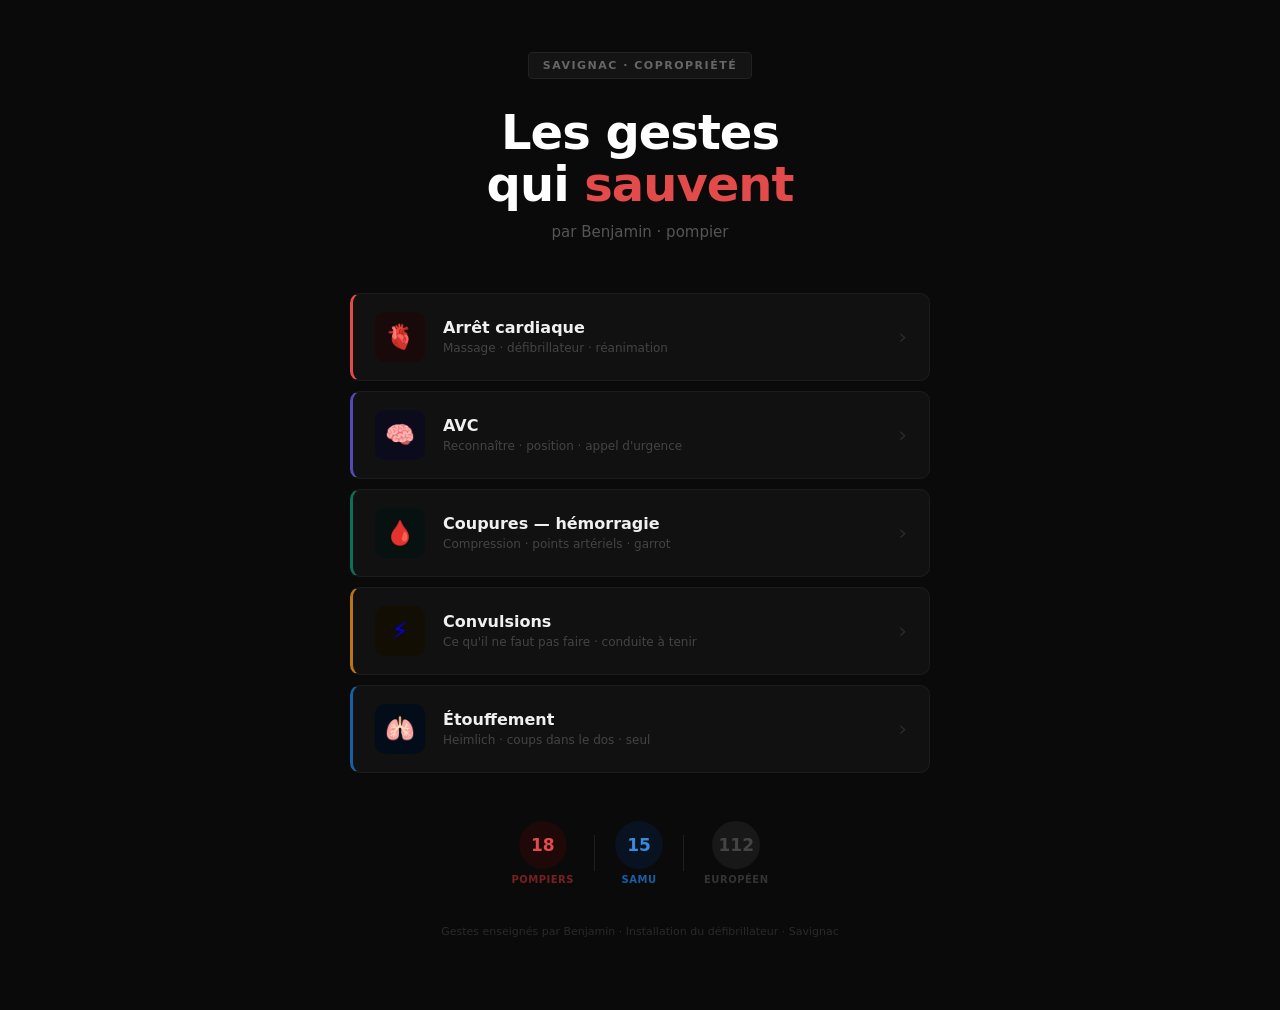
<file: index.html>
<!DOCTYPE html>
<html lang="fr">
<head>
  <meta charset="UTF-8">
  <meta name="viewport" content="width=device-width, initial-scale=1.0">
  <title>Les gestes qui sauvent — Savignac</title>
  <style>
    *, *::before, *::after { box-sizing: border-box; margin: 0; padding: 0; }
    body {
      font-family: -apple-system, BlinkMacSystemFont, 'Segoe UI', system-ui, sans-serif;
      background: #0a0a0a;
      color: #fff;
      min-height: 100vh;
      display: flex;
      flex-direction: column;
      align-items: center;
      padding: 52px 20px 72px;
    }
    .badge {
      display: inline-block;
      background: #141414;
      border: 1px solid #222;
      color: #666;
      font-size: 11px;
      font-weight: 600;
      letter-spacing: 1.5px;
      text-transform: uppercase;
      padding: 6px 14px;
      border-radius: 4px;
      margin-bottom: 28px;
    }
    h1 {
      font-size: clamp(32px, 8vw, 48px);
      font-weight: 800;
      line-height: 1.08;
      letter-spacing: -1px;
      text-align: center;
      margin-bottom: 12px;
    }
    h1 span { color: #E24B4A; }
    .subtitle {
      font-size: 15px;
      color: #555;
      text-align: center;
      margin-bottom: 52px;
    }
    .grid {
      width: 100%;
      max-width: 580px;
      display: flex;
      flex-direction: column;
      gap: 10px;
      margin-bottom: 48px;
    }
    .btn {
      display: flex;
      align-items: center;
      gap: 18px;
      padding: 18px 22px;
      border-radius: 10px;
      text-decoration: none;
      border: 1px solid #1c1c1c;
      background: #111;
      transition: background 0.12s, border-color 0.12s, transform 0.12s;
    }
    .btn:hover {
      background: #161616;
      border-color: #2a2a2a;
      transform: translateX(3px);
    }
    .btn:active { transform: translateX(1px); }
    .btn-icon {
      width: 50px;
      height: 50px;
      border-radius: 10px;
      display: flex;
      align-items: center;
      justify-content: center;
      font-size: 24px;
      flex-shrink: 0;
    }
    .btn-text { flex: 1; min-width: 0; }
    .btn-title {
      font-size: 16px;
      font-weight: 700;
      color: #f0f0f0;
      line-height: 1.2;
    }
    .btn-sub {
      font-size: 12px;
      color: #444;
      margin-top: 4px;
      white-space: nowrap;
      overflow: hidden;
      text-overflow: ellipsis;
    }
    .btn-arrow {
      color: #2a2a2a;
      font-size: 22px;
      font-weight: 300;
      flex-shrink: 0;
      transition: color 0.12s;
    }
    .btn:hover .btn-arrow { color: #555; }
    .urgence {
      display: flex;
      gap: 20px;
      align-items: center;
    }
    .u-item { text-align: center; }
    .u-num {
      width: 48px;
      height: 48px;
      border-radius: 50%;
      display: flex;
      align-items: center;
      justify-content: center;
      font-size: 17px;
      font-weight: 800;
      margin: 0 auto;
    }
    .u-label {
      font-size: 10px;
      font-weight: 600;
      text-transform: uppercase;
      letter-spacing: 0.5px;
      margin-top: 5px;
    }
    .u-sep {
      width: 1px;
      height: 36px;
      background: #1e1e1e;
    }
    .footer {
      margin-top: 40px;
      font-size: 11px;
      color: #2a2a2a;
      text-align: center;
    }
  </style>
</head>
<body>

  <div class="badge">Savignac · Copropriété</div>
  <h1>Les gestes<br>qui <span>sauvent</span></h1>
  <p class="subtitle">par Benjamin · pompier</p>

  <div class="grid">

    <a class="btn" href="arret-cardiaque-reflexe.html" style="border-left: 3px solid #E24B4A">
      <div class="btn-icon" style="background:#180a0a">🫀</div>
      <div class="btn-text">
        <div class="btn-title">Arrêt cardiaque</div>
        <div class="btn-sub">Massage · défibrillateur · réanimation</div>
      </div>
      <div class="btn-arrow">›</div>
    </a>

    <a class="btn" href="avc-reflexe.html" style="border-left: 3px solid #534AB7">
      <div class="btn-icon" style="background:#0c0b1c">🧠</div>
      <div class="btn-text">
        <div class="btn-title">AVC</div>
        <div class="btn-sub">Reconnaître · position · appel d'urgence</div>
      </div>
      <div class="btn-arrow">›</div>
    </a>

    <a class="btn" href="coupures-reflexe.html" style="border-left: 3px solid #0F6E56">
      <div class="btn-icon" style="background:#071210">🩸</div>
      <div class="btn-text">
        <div class="btn-title">Coupures — hémorragie</div>
        <div class="btn-sub">Compression · points artériels · garrot</div>
      </div>
      <div class="btn-arrow">›</div>
    </a>

    <a class="btn" href="convulsions-reflexe.html" style="border-left: 3px solid #BA7517">
      <div class="btn-icon" style="background:#130e03">⚡</div>
      <div class="btn-text">
        <div class="btn-title">Convulsions</div>
        <div class="btn-sub">Ce qu'il ne faut pas faire · conduite à tenir</div>
      </div>
      <div class="btn-arrow">›</div>
    </a>

    <a class="btn" href="etouffement-reflexe.html" style="border-left: 3px solid #185FA5">
      <div class="btn-icon" style="background:#030d1a">🫁</div>
      <div class="btn-text">
        <div class="btn-title">Étouffement</div>
        <div class="btn-sub">Heimlich · coups dans le dos · seul</div>
      </div>
      <div class="btn-arrow">›</div>
    </a>

  </div>

  <div class="urgence">
    <div class="u-item">
      <div class="u-num" style="background:#1e0808;color:#E24B4A">18</div>
      <div class="u-label" style="color:#791F1F">Pompiers</div>
    </div>
    <div class="u-sep"></div>
    <div class="u-item">
      <div class="u-num" style="background:#081220;color:#378ADD">15</div>
      <div class="u-label" style="color:#185FA5">SAMU</div>
    </div>
    <div class="u-sep"></div>
    <div class="u-item">
      <div class="u-num" style="background:#181818;color:#444">112</div>
      <div class="u-label" style="color:#333">Européen</div>
    </div>
  </div>

  <p class="footer">Gestes enseignés par Benjamin · Installation du défibrillateur · Savignac</p>

</body>
</html>
</file>
